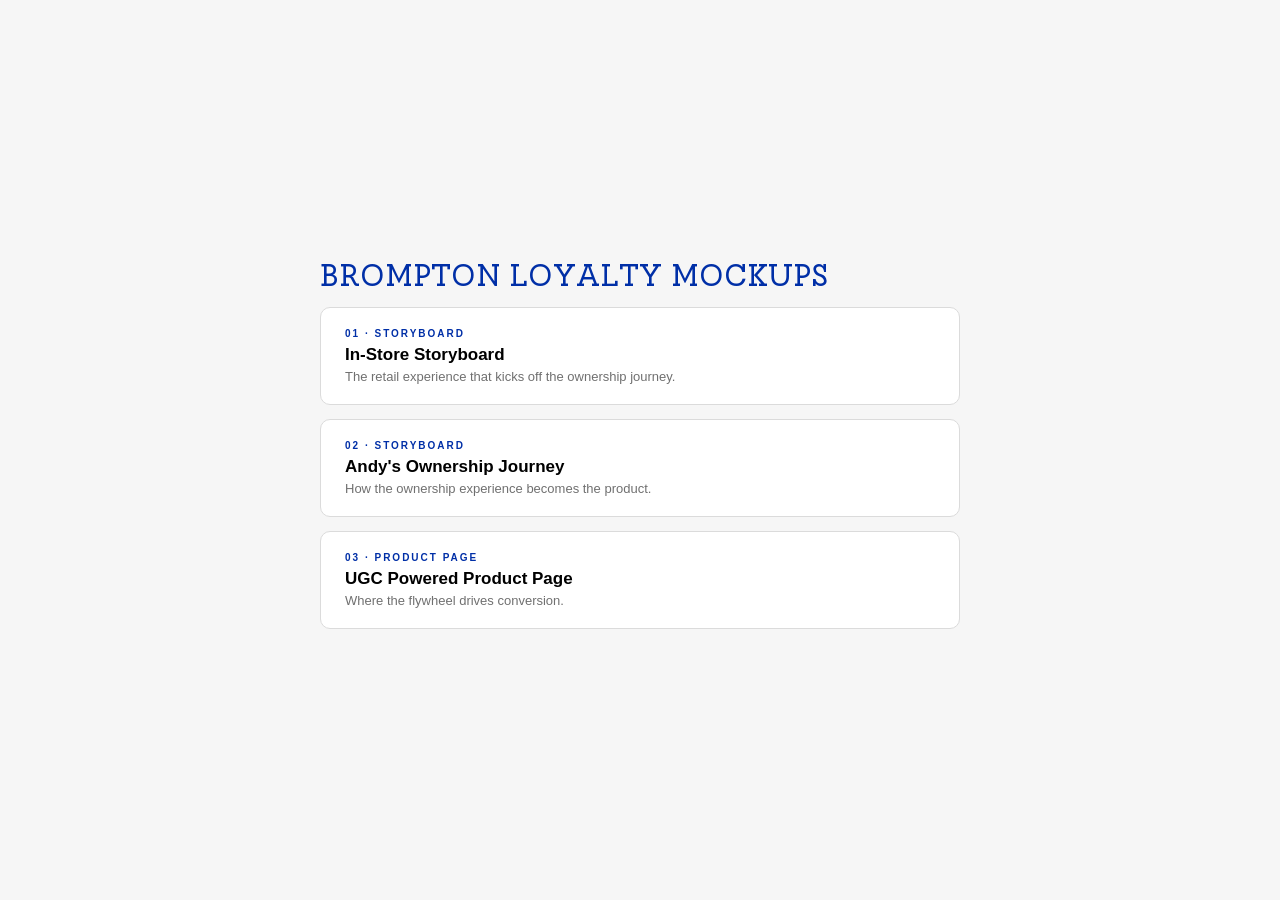
<file: index.html>
<!DOCTYPE html>
<html lang="en">
<head>
<meta charset="UTF-8">
<meta name="viewport" content="width=device-width, initial-scale=1.0">
<title>Brompton — Project Index</title>
<style>
  @font-face {
    font-family: 'BromptonSlab';
    src: url('Brand/BromptonSlab-Regular.woff') format('woff'),
         url('Brand/BromptonSlab-Regular.otf') format('opentype');
    font-weight: 400; font-style: normal;
  }
  * { box-sizing: border-box; margin: 0; padding: 0; }
  body {
    font-family: 'Helvetica Neue', Helvetica, Arial, sans-serif;
    background: #F6F6F6;
    color: #000;
    min-height: 100vh;
    display: flex;
    align-items: center;
    justify-content: center;
    padding: 24px;
  }
  .wrap { max-width: 640px; width: 100%; }
  h1 {
    font-family: 'BromptonSlab', Georgia, serif;
    font-weight: 400;
    font-size: 32px;
    margin-bottom: 8px;
    color: #002FA7;
  }
  p.sub { color: #707070; font-size: 14px; margin-bottom: 32px; }
  .card {
    display: block;
    background: white;
    border: 1px solid #DBDBDB;
    border-radius: 10px;
    padding: 20px 24px;
    margin-bottom: 14px;
    text-decoration: none;
    color: #000;
    transition: border-color 0.15s ease;
  }
  .card:hover { border-color: #002FA7; }
  .card .label { font-size: 10px; letter-spacing: 2px; text-transform: uppercase; color: #002FA7; font-weight: 700; margin-bottom: 6px; }
  .card .title { font-size: 17px; font-weight: 600; }
  .card .desc { font-size: 13px; color: #707070; margin-top: 4px; }
</style>
</head>
<body>
  <div class="wrap">
    <h1>Brompton loyalty mockups</h1>


    <a class="card" href="brompton-storyboard-v2.3.html">
      <div class="label">01 · Storyboard</div>
      <div class="title">In-Store Storyboard</div>
      <div class="desc">The retail experience that kicks off the ownership journey.</div>
    </a>

    <a class="card" href="brompton-ownership-storyboard.html">
      <div class="label">02 · Storyboard</div>
      <div class="title">Andy's Ownership Journey</div>
      <div class="desc">How the ownership experience becomes the product.</div>
    </a>

    <a class="card" href="brompton-tline-product-page.html">
      <div class="label">03 · Product Page</div>
      <div class="title">UGC Powered Product Page</div>
      <div class="desc">Where the flywheel drives conversion.</div>
    </a>
  </div>
</body>
</html>
</file>
